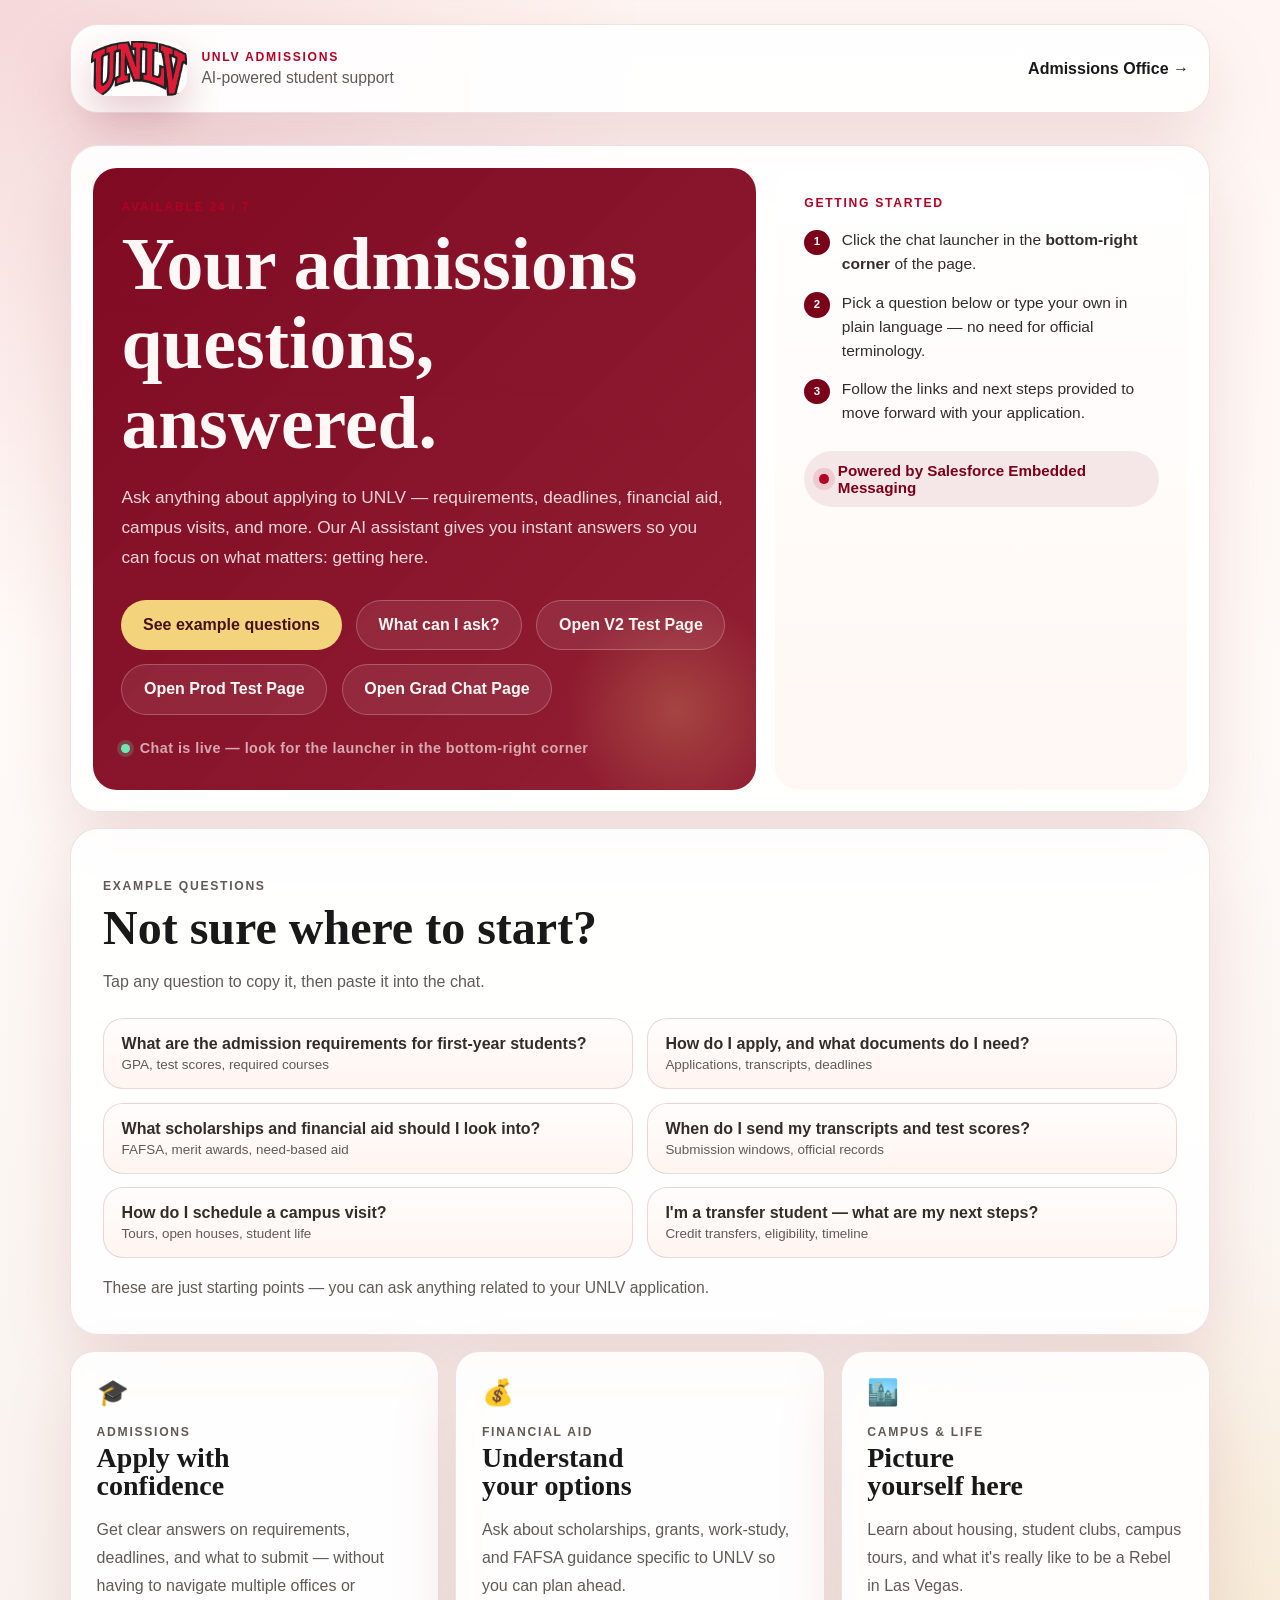
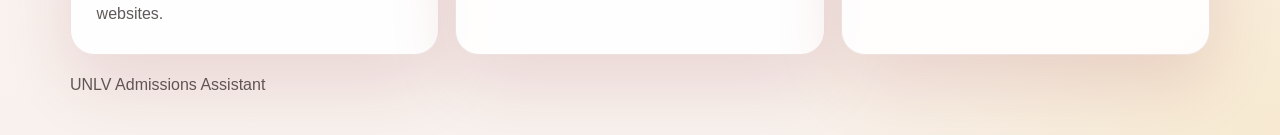
<file: index.html>
<!DOCTYPE html>
<html lang="en">
  <head>
    <meta charset="UTF-8" />
    <meta name="viewport" content="width=device-width, initial-scale=1, minimum-scale=1" />
    <meta name="description" content="Get instant answers about UNLV admissions, financial aid, and campus life from our AI assistant" />
    <title>UNLV Admissions Assistant </title>
    <link rel="stylesheet" href="./styles.css" />
    <style>
      /* Page-specific overrides */
      .hero-copy-block {
        display: flex;
        flex-direction: column;
        justify-content: center;
      }

      h1 {
        font-size: clamp(2.4rem, 6vw, 4.6rem);
        max-width: 18ch;
        line-height: 1.08;
      }

      .availability-row {
        display: flex;
        align-items: center;
        gap: 0.6rem;
        margin-top: 1.6rem;
        font-size: 0.9rem;
        color: rgba(255, 248, 246, 0.65);
        font-weight: 600;
        letter-spacing: 0.03em;
      }

      .avail-dot {
        width: 0.55rem;
        height: 0.55rem;
        border-radius: 50%;
        background: #6ee7b7;
        flex-shrink: 0;
        box-shadow: 0 0 0 4px rgba(110, 231, 183, 0.2);
      }

      /* Steps with icons */
      .step-list {
        list-style: none;
        margin: 1.1rem 0 0;
        padding: 0;
        display: flex;
        flex-direction: column;
        gap: 0.9rem;
      }

      .step-list li {
        display: flex;
        align-items: flex-start;
        gap: 0.75rem;
        color: var(--ink-soft);
        font-size: 0.97rem;
        line-height: 1.55;
      }

      .step-num {
        flex-shrink: 0;
        width: 1.6rem;
        height: 1.6rem;
        border-radius: 50%;
        background: var(--accent);
        color: #fff;
        font-size: 0.72rem;
        font-weight: 800;
        display: flex;
        align-items: center;
        justify-content: center;
        margin-top: 0.1rem;
      }

      /* Topic chips — simple label row */
      .topic-row {
        display: flex;
        flex-wrap: wrap;
        gap: 0.5rem;
        margin-top: 1.3rem;
      }

      .topic-tag {
        padding: 0.35rem 0.85rem;
        border-radius: 999px;
        background: rgba(122, 0, 25, 0.07);
        color: var(--accent);
        font-size: 0.82rem;
        font-weight: 700;
        letter-spacing: 0.02em;
      }

      /* Prompt chips — tighter label style */
      .prompt-chip .chip-sub {
        display: block;
        font-weight: 400;
        font-size: 0.84rem;
        color: var(--muted);
        margin-top: 0.25rem;
      }

      /* Copied feedback */
      .prompt-chip.copied {
        border-color: rgba(122, 0, 25, 0.4);
        background: linear-gradient(180deg, #fff5f1 0%, #ffeae4 100%);
      }

      /* Cards — subtle icon */
      .card-icon {
        font-size: 1.6rem;
        margin-bottom: 0.6rem;
        display: block;
      }

      /* Remove bottom panel */
      .panel.panel-wide { display: none; }
    </style>
  </head>
  <body>
    <div class="page-shell">

      <header class="site-header">
        <div class="brand-lockup">
          <img class="brand-mark" src="./UNLV-Arch-Color.png" alt="UNLV logo" />
          <div>
            <p class="eyebrow">UNLV Admissions</p>
            <p class="brand-copy">AI-powered student support</p>
          </div>
        </div>
        <a class="header-link" href="https://www.unlv.edu/admissions">Admissions Office →</a>
      </header>

      <main>
        <section class="hero">
          <div class="hero-copy-block">
            <p class="hero-kicker">Available 24 / 7</p>
            <h1>Your admissions questions, answered.</h1>
            <p class="hero-copy">
              Ask anything about applying to UNLV — requirements, deadlines,
              financial aid, campus visits, and more. Our AI assistant gives you
              instant answers so you can focus on what matters: getting here.
            </p>
            <div class="actions">
              <a class="button primary" href="#starter-prompts">See example questions</a>
              <a class="button secondary" href="#topics">What can I ask?</a>
              <a class="button secondary" href="./v2/">Open V2 Test Page</a>
              <a class="button secondary" href="./prod/">Open Prod Test Page</a>
              <a class="button secondary" href="./gradchat/">Open Grad Chat Page</a>
            </div>
            <div class="availability-row">
              <span class="avail-dot"></span>
              Chat is live — look for the launcher in the bottom-right corner
            </div>
          </div>

          <aside class="hero-panel">
            <p class="panel-label">Getting started</p>
            <ul class="step-list">
              <li>
                <span class="step-num">1</span>
                <span>Click the chat launcher in the <strong>bottom-right corner</strong> of the page.</span>
              </li>
              <li>
                <span class="step-num">2</span>
                <span>Pick a question below or type your own in plain language — no need for official terminology.</span>
              </li>
              <li>
                <span class="step-num">3</span>
                <span>Follow the links and next steps provided to move forward with your application.</span>
              </li>
            </ul>

            <div class="status-pill" style="margin-top: 1.6rem;">
              <span class="status-dot"></span>
              Powered by Salesforce Embedded Messaging
            </div>
          </aside>
        </section>

        <!-- Starter prompts -->
        <section class="starter-section" id="starter-prompts">
          <div class="section-heading">
            <p class="section-kicker">Example questions</p>
            <h2>Not sure where to start?</h2>
            <p>Tap any question to copy it, then paste it into the chat.</p>
          </div>

          <div class="prompt-grid">
            <button class="prompt-chip" type="button"
              data-prompt="What are the admission requirements for first-year students at UNLV?">
              What are the admission requirements for first-year students?
              <span class="chip-sub">GPA, test scores, required courses</span>
            </button>
            <button class="prompt-chip" type="button"
              data-prompt="How do I apply to UNLV and what documents do I need to submit?">
              How do I apply, and what documents do I need?
              <span class="chip-sub">Applications, transcripts, deadlines</span>
            </button>
            <button class="prompt-chip" type="button"
              data-prompt="What scholarships or financial aid options should I look into first?">
              What scholarships and financial aid should I look into?
              <span class="chip-sub">FAFSA, merit awards, need-based aid</span>
            </button>
            <button class="prompt-chip" type="button"
              data-prompt="When should I send my transcripts and test scores to UNLV?">
              When do I send my transcripts and test scores?
              <span class="chip-sub">Submission windows, official records</span>
            </button>
            <button class="prompt-chip" type="button"
              data-prompt="How can I schedule a campus visit or learn more about student life at UNLV?">
              How do I schedule a campus visit?
              <span class="chip-sub">Tours, open houses, student life</span>
            </button>
            <button class="prompt-chip" type="button"
              data-prompt="I am a transfer student. What steps should I take to apply to UNLV?">
              I'm a transfer student — what are my next steps?
              <span class="chip-sub">Credit transfers, eligibility, timeline</span>
            </button>
          </div>

          <p class="prompt-hint" id="prompt-hint">
            These are just starting points — you can ask anything related to your UNLV application.
          </p>
        </section>

        <!-- Topic cards -->
        <section class="grid" id="topics">
          <article class="card">
            <span class="card-icon">🎓</span>
            <p class="card-kicker">Admissions</p>
            <h2>Apply with confidence</h2>
            <p>
              Get clear answers on requirements, deadlines, and what to submit —
              without having to navigate multiple offices or websites.
            </p>
          </article>
          <article class="card">
            <span class="card-icon">💰</span>
            <p class="card-kicker">Financial Aid</p>
            <h2>Understand your options</h2>
            <p>
              Ask about scholarships, grants, work-study, and FAFSA guidance
              specific to UNLV so you can plan ahead.
            </p>
          </article>
          <article class="card">
            <span class="card-icon">🏙️</span>
            <p class="card-kicker">Campus & Life</p>
            <h2>Picture yourself here</h2>
            <p>
              Learn about housing, student clubs, campus tours, and what it's
              really like to be a Rebel in Las Vegas.
            </p>
          </article>
        </section>

      </main>

      <footer class="footer">
        <span>UNLV Admissions Assistant</span>
        <span id="year"></span>
      </footer>
    </div>

<script type='text/javascript'>
	function initEmbeddedMessaging() {
		try {
			embeddedservice_bootstrap.settings.language = 'en_US';

			// (1) Existing: push host URL into a hidden pre-chat field for the flow
			window.addEventListener("onEmbeddedMessagingReady", () => {
				embeddedservice_bootstrap.prechatAPI.setHiddenPrechatFields({
					"Page_URL": window.location.href
				});
			});

			embeddedservice_bootstrap.init(
				'00DOy00000NPh2v',
				'UNLV_Messaging_Public',
				'https://unlv--devnf2.sandbox.my.site.com/ESWUNLVMessagingPublic1776822254199',
				{
					scrt2URL: 'https://unlv--devnf2.sandbox.my.salesforce-scrt.com'
				}
			);
		} catch (err) {
			console.error('Error loading Embedded Messaging: ', err);
		}
	};
</script>
<script type='text/javascript' src='https://unlv--devnf2.sandbox.my.site.com/ESWUNLVMessagingPublic1776822254199/assets/js/bootstrap.min.js' onload='initEmbeddedMessaging()'></script>
  </body>
</html>
</file>
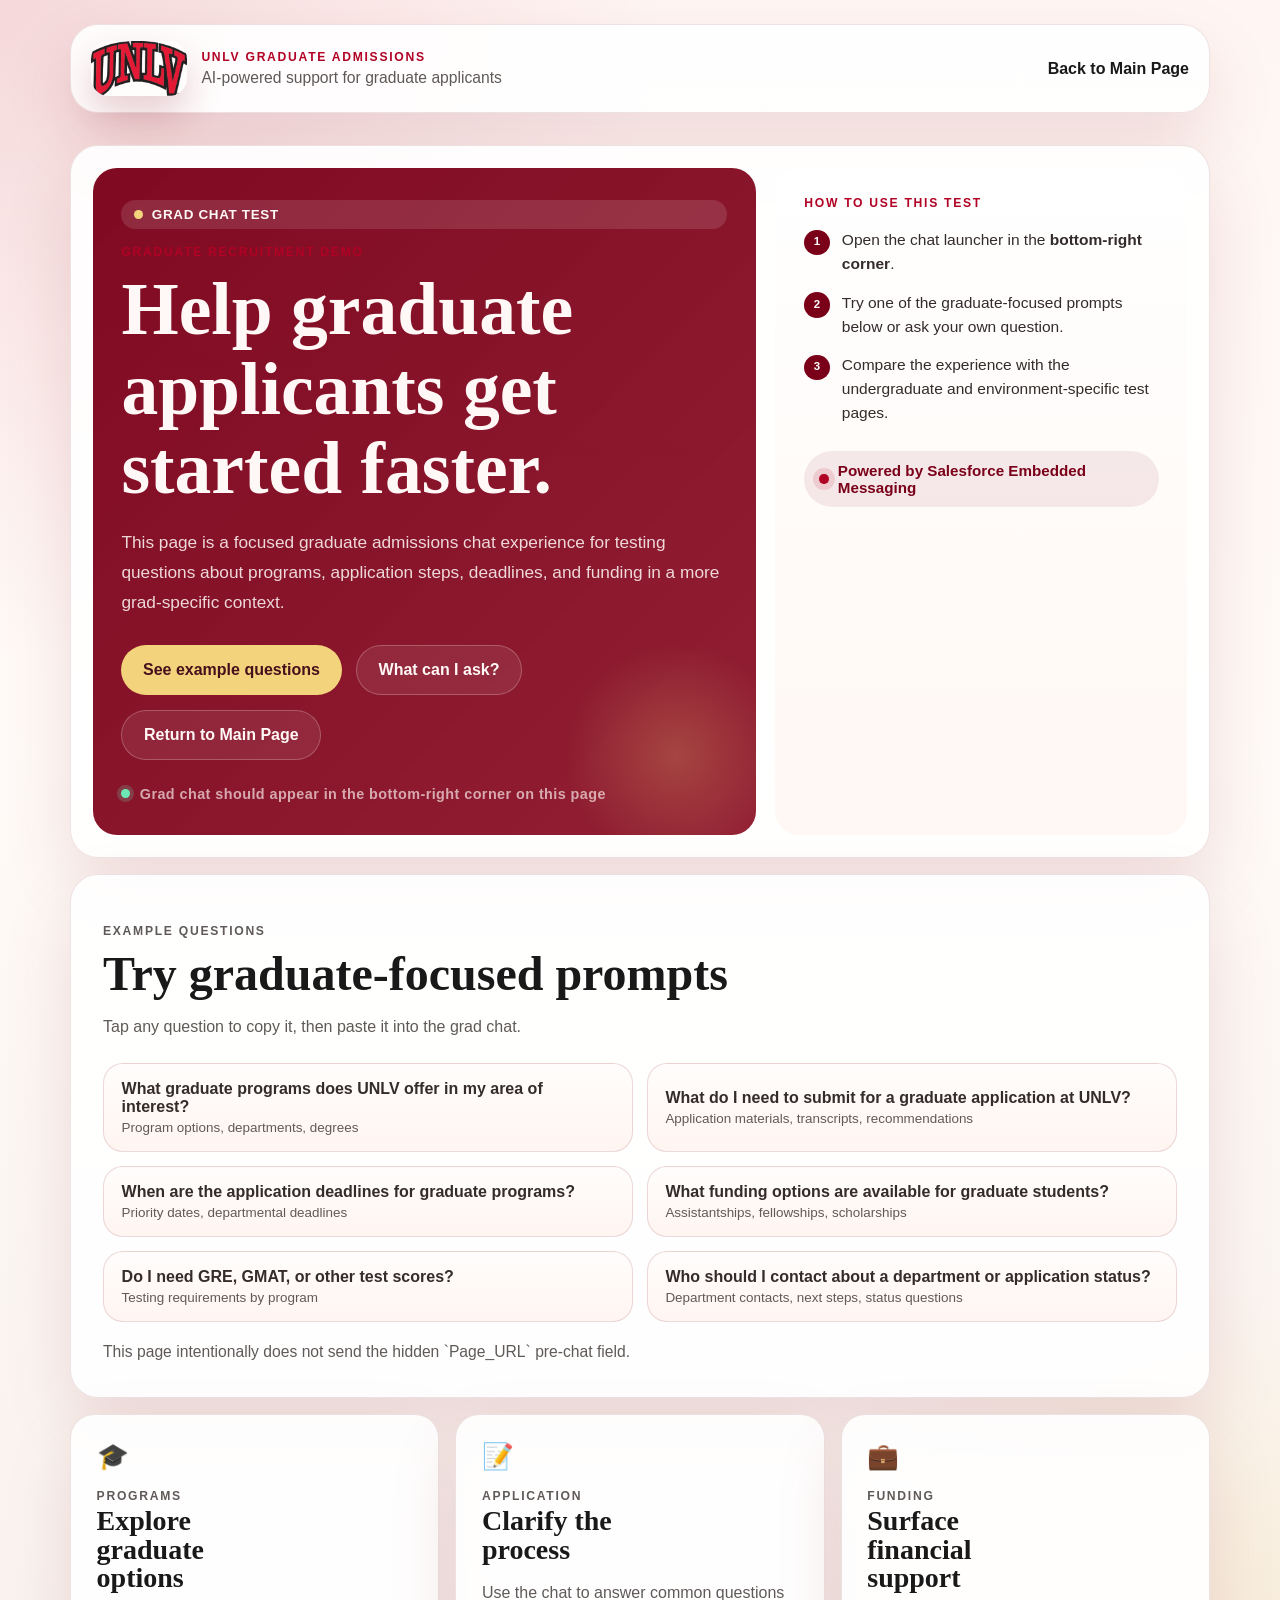
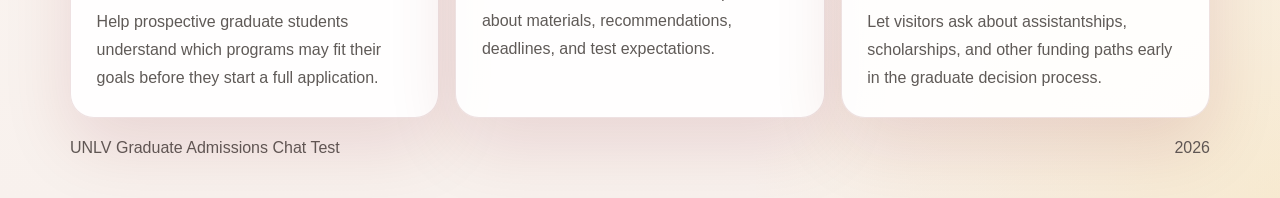
<file: gradchat/index.html>
<!DOCTYPE html>
<html lang="en">
  <head>
    <meta charset="UTF-8" />
    <meta
      name="viewport"
      content="width=device-width, initial-scale=1, minimum-scale=1"
    />
    <meta
      name="description"
      content="UNLV graduate admissions chat test page for Salesforce Embedded Messaging on GitHub Pages."
    />
    <title>UNLV Graduate Admissions Chat</title>
    <link rel="stylesheet" href="../styles.css" />
    <style>
      .hero-copy-block {
        display: flex;
        flex-direction: column;
        justify-content: center;
      }

      h1 {
        font-size: clamp(2.4rem, 6vw, 4.6rem);
        max-width: 16ch;
        line-height: 1.08;
      }

      .availability-row {
        display: flex;
        align-items: center;
        gap: 0.6rem;
        margin-top: 1.6rem;
        font-size: 0.9rem;
        color: rgba(255, 248, 246, 0.65);
        font-weight: 600;
        letter-spacing: 0.03em;
      }

      .avail-dot {
        width: 0.55rem;
        height: 0.55rem;
        border-radius: 50%;
        background: #6ee7b7;
        flex-shrink: 0;
        box-shadow: 0 0 0 4px rgba(110, 231, 183, 0.2);
      }

      .step-list {
        list-style: none;
        margin: 1.1rem 0 0;
        padding: 0;
        display: flex;
        flex-direction: column;
        gap: 0.9rem;
      }

      .step-list li {
        display: flex;
        align-items: flex-start;
        gap: 0.75rem;
        color: var(--ink-soft);
        font-size: 0.97rem;
        line-height: 1.55;
      }

      .step-num {
        flex-shrink: 0;
        width: 1.6rem;
        height: 1.6rem;
        border-radius: 50%;
        background: var(--accent);
        color: #fff;
        font-size: 0.72rem;
        font-weight: 800;
        display: flex;
        align-items: center;
        justify-content: center;
        margin-top: 0.1rem;
      }

      .prompt-chip .chip-sub {
        display: block;
        font-weight: 400;
        font-size: 0.84rem;
        color: var(--muted);
        margin-top: 0.25rem;
      }

      .prompt-chip.copied {
        border-color: rgba(122, 0, 25, 0.4);
        background: linear-gradient(180deg, #fff5f1 0%, #ffeae4 100%);
      }

      .card-icon {
        font-size: 1.6rem;
        margin-bottom: 0.6rem;
        display: block;
      }

      .version-badge {
        display: inline-flex;
        align-items: center;
        gap: 0.55rem;
        padding: 0.45rem 0.8rem;
        border-radius: 999px;
        background: rgba(255, 255, 255, 0.12);
        color: #fff8f6;
        font-size: 0.84rem;
        font-weight: 700;
        letter-spacing: 0.05em;
        text-transform: uppercase;
      }

      .version-badge::before {
        content: "";
        width: 0.55rem;
        height: 0.55rem;
        border-radius: 50%;
        background: var(--gold);
      }
    </style>
  </head>
  <body>
    <div class="page-shell">
      <header class="site-header">
        <div class="brand-lockup">
          <img class="brand-mark" src="../UNLV-Arch-Color.png" alt="UNLV logo" />
          <div>
            <p class="eyebrow">UNLV Graduate Admissions</p>
            <p class="brand-copy">AI-powered support for graduate applicants</p>
          </div>
        </div>
        <a class="header-link" href="../">Back to Main Page</a>
      </header>

      <main>
        <section class="hero">
          <div class="hero-copy-block">
            <span class="version-badge">Grad Chat Test</span>
            <p class="hero-kicker" style="margin-top: 1rem;">Graduate recruitment demo</p>
            <h1>Help graduate applicants get started faster.</h1>
            <p class="hero-copy">
              This page is a focused graduate admissions chat experience for
              testing questions about programs, application steps, deadlines,
              and funding in a more grad-specific context.
            </p>
            <div class="actions">
              <a class="button primary" href="#starter-prompts">See example questions</a>
              <a class="button secondary" href="#topics">What can I ask?</a>
              <a class="button secondary" href="../">Return to Main Page</a>
            </div>
            <div class="availability-row">
              <span class="avail-dot"></span>
              Grad chat should appear in the bottom-right corner on this page
            </div>
          </div>

          <aside class="hero-panel">
            <p class="panel-label">How to use this test</p>
            <ul class="step-list">
              <li>
                <span class="step-num">1</span>
                <span>Open the chat launcher in the <strong>bottom-right corner</strong>.</span>
              </li>
              <li>
                <span class="step-num">2</span>
                <span>Try one of the graduate-focused prompts below or ask your own question.</span>
              </li>
              <li>
                <span class="step-num">3</span>
                <span>Compare the experience with the undergraduate and environment-specific test pages.</span>
              </li>
            </ul>

            <div class="status-pill" style="margin-top: 1.6rem;">
              <span class="status-dot"></span>
              Powered by Salesforce Embedded Messaging
            </div>
          </aside>
        </section>

        <section class="starter-section" id="starter-prompts">
          <div class="section-heading">
            <p class="section-kicker">Example questions</p>
            <h2>Try graduate-focused prompts</h2>
            <p>Tap any question to copy it, then paste it into the grad chat.</p>
          </div>

          <div class="prompt-grid">
            <button class="prompt-chip" type="button"
              data-prompt="What graduate programs does UNLV offer in my area of interest?">
              What graduate programs does UNLV offer in my area of interest?
              <span class="chip-sub">Program options, departments, degrees</span>
            </button>
            <button class="prompt-chip" type="button"
              data-prompt="What do I need to submit for a graduate application at UNLV?">
              What do I need to submit for a graduate application at UNLV?
              <span class="chip-sub">Application materials, transcripts, recommendations</span>
            </button>
            <button class="prompt-chip" type="button"
              data-prompt="When are the application deadlines for graduate programs at UNLV?">
              When are the application deadlines for graduate programs?
              <span class="chip-sub">Priority dates, departmental deadlines</span>
            </button>
            <button class="prompt-chip" type="button"
              data-prompt="Are assistantships, scholarships, or other funding options available for graduate students?">
              What funding options are available for graduate students?
              <span class="chip-sub">Assistantships, fellowships, scholarships</span>
            </button>
            <button class="prompt-chip" type="button"
              data-prompt="Do I need GRE, GMAT, or other test scores for the graduate program I want?">
              Do I need GRE, GMAT, or other test scores?
              <span class="chip-sub">Testing requirements by program</span>
            </button>
            <button class="prompt-chip" type="button"
              data-prompt="Who should I contact if I have questions about a specific graduate department or application status?">
              Who should I contact about a department or application status?
              <span class="chip-sub">Department contacts, next steps, status questions</span>
            </button>
          </div>

          <p class="prompt-hint" id="prompt-hint">
            This page intentionally does not send the hidden `Page_URL` pre-chat field.
          </p>
        </section>

        <section class="grid" id="topics">
          <article class="card">
            <span class="card-icon">🎓</span>
            <p class="card-kicker">Programs</p>
            <h2>Explore graduate options</h2>
            <p>
              Help prospective graduate students understand which programs may
              fit their goals before they start a full application.
            </p>
          </article>
          <article class="card">
            <span class="card-icon">📝</span>
            <p class="card-kicker">Application</p>
            <h2>Clarify the process</h2>
            <p>
              Use the chat to answer common questions about materials,
              recommendations, deadlines, and test expectations.
            </p>
          </article>
          <article class="card">
            <span class="card-icon">💼</span>
            <p class="card-kicker">Funding</p>
            <h2>Surface financial support</h2>
            <p>
              Let visitors ask about assistantships, scholarships, and other
              funding paths early in the graduate decision process.
            </p>
          </article>
        </section>
      </main>

      <footer class="footer">
        <span>UNLV Graduate Admissions Chat Test</span>
        <span id="year"></span>
      </footer>
    </div>

    <script src="../script.js"></script>

    <script type="text/javascript">
      function initEmbeddedMessaging() {
        try {
          embeddedservice_bootstrap.settings.language = "en_US";

          embeddedservice_bootstrap.init(
            "00Dct000005mou5",
            "Grad_Chat_Test",
            "https://unlventerprise--devjd.sandbox.my.site.com/ESWGradChatTest1788464226723",
            {
              scrt2URL: "https://unlventerprise--devjd.sandbox.my.salesforce-scrt.com"
            }
          );
        } catch (err) {
          console.error("Error loading Embedded Messaging: ", err);
        }
      }
    </script>
    <script
      type="text/javascript"
      src="https://unlventerprise--devjd.sandbox.my.site.com/ESWGradChatTest1788464226723/assets/js/bootstrap.min.js"
      onload="initEmbeddedMessaging()"
    ></script>
  </body>
</html>
</file>
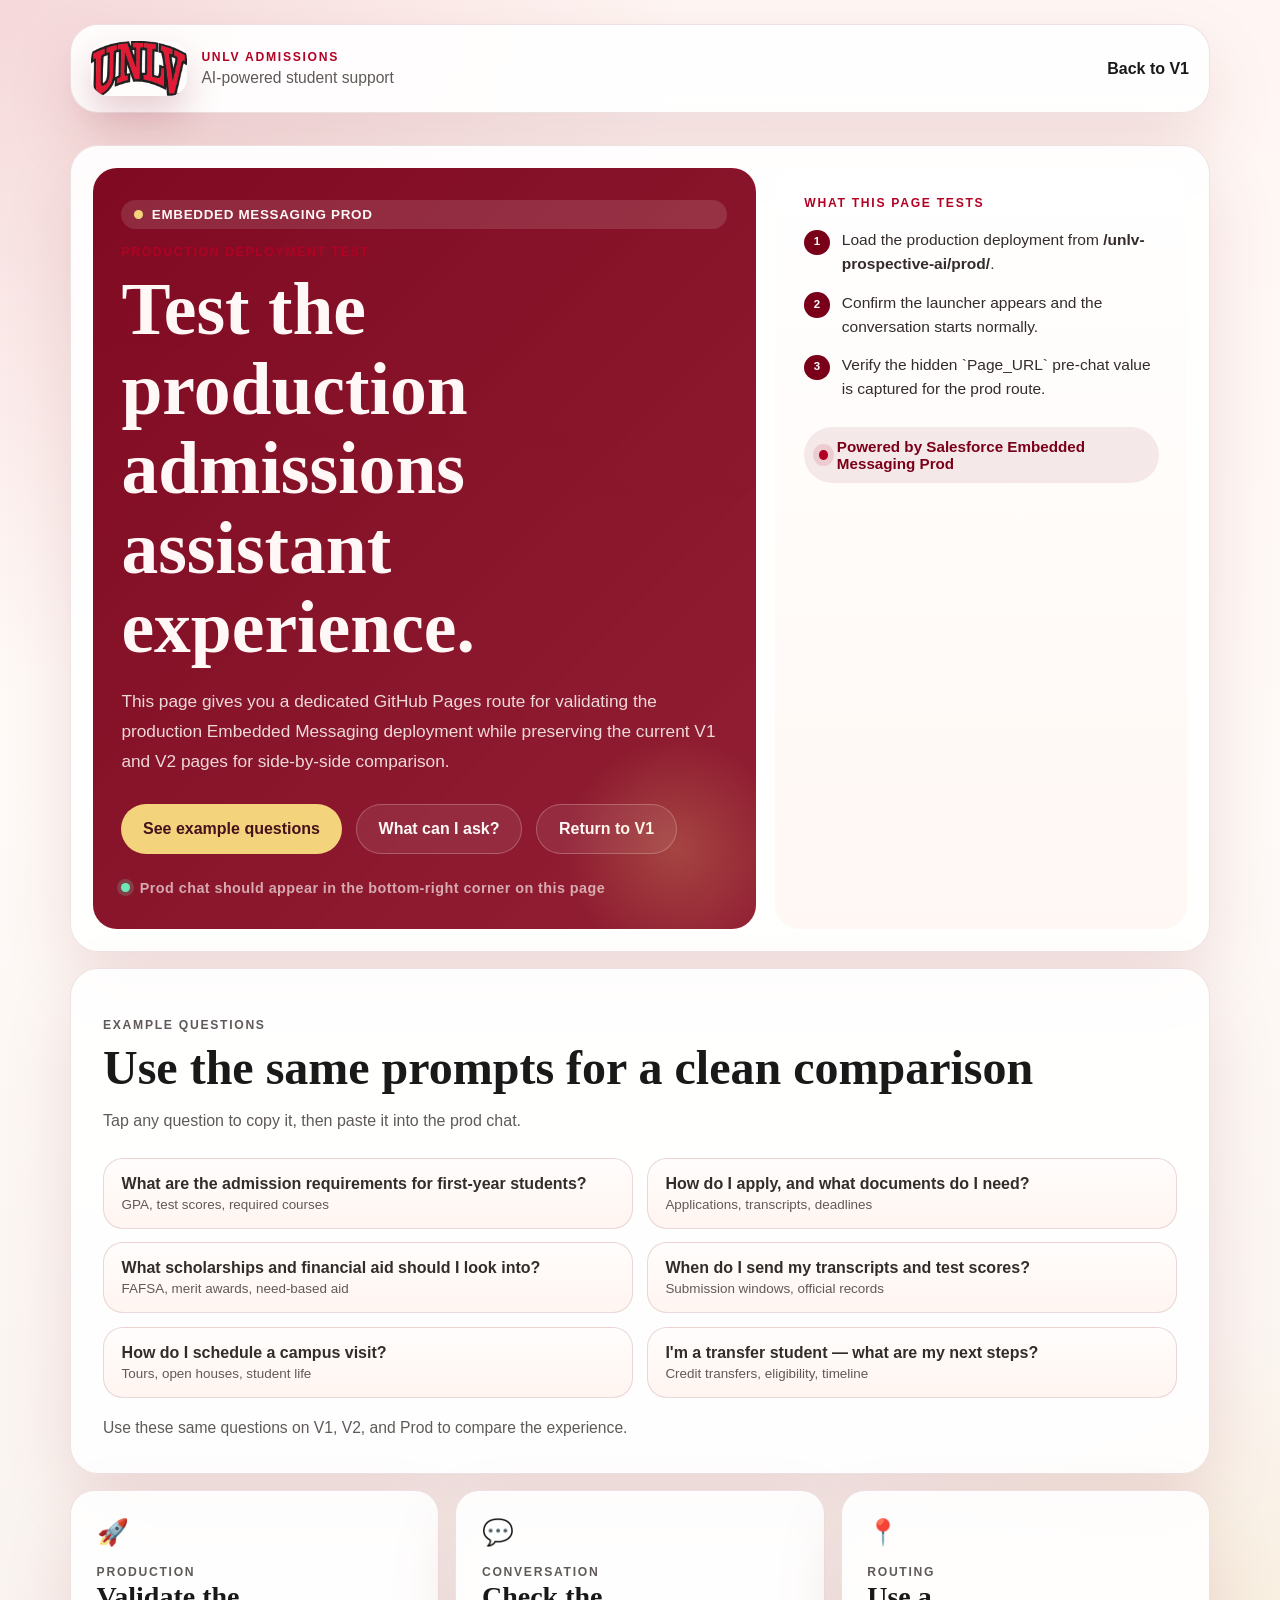
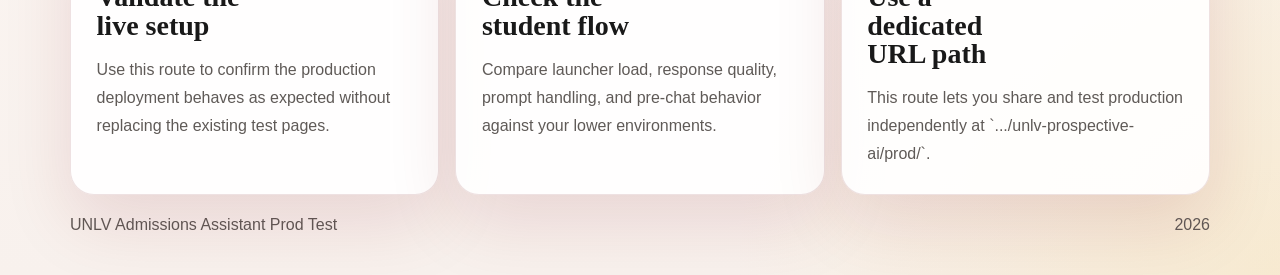
<file: prod/index.html>
<!DOCTYPE html>
<html lang="en">
  <head>
    <meta charset="UTF-8" />
    <meta
      name="viewport"
      content="width=device-width, initial-scale=1, minimum-scale=1"
    />
    <meta
      name="description"
      content="UNLV Admissions Assistant production test page for Salesforce Embedded Messaging on GitHub Pages."
    />
    <title>UNLV Admissions Assistant Prod</title>
    <link rel="stylesheet" href="../styles.css" />
    <style>
      .hero-copy-block {
        display: flex;
        flex-direction: column;
        justify-content: center;
      }

      h1 {
        font-size: clamp(2.4rem, 6vw, 4.6rem);
        max-width: 18ch;
        line-height: 1.08;
      }

      .availability-row {
        display: flex;
        align-items: center;
        gap: 0.6rem;
        margin-top: 1.6rem;
        font-size: 0.9rem;
        color: rgba(255, 248, 246, 0.65);
        font-weight: 600;
        letter-spacing: 0.03em;
      }

      .avail-dot {
        width: 0.55rem;
        height: 0.55rem;
        border-radius: 50%;
        background: #6ee7b7;
        flex-shrink: 0;
        box-shadow: 0 0 0 4px rgba(110, 231, 183, 0.2);
      }

      .step-list {
        list-style: none;
        margin: 1.1rem 0 0;
        padding: 0;
        display: flex;
        flex-direction: column;
        gap: 0.9rem;
      }

      .step-list li {
        display: flex;
        align-items: flex-start;
        gap: 0.75rem;
        color: var(--ink-soft);
        font-size: 0.97rem;
        line-height: 1.55;
      }

      .step-num {
        flex-shrink: 0;
        width: 1.6rem;
        height: 1.6rem;
        border-radius: 50%;
        background: var(--accent);
        color: #fff;
        font-size: 0.72rem;
        font-weight: 800;
        display: flex;
        align-items: center;
        justify-content: center;
        margin-top: 0.1rem;
      }

      .prompt-chip .chip-sub {
        display: block;
        font-weight: 400;
        font-size: 0.84rem;
        color: var(--muted);
        margin-top: 0.25rem;
      }

      .prompt-chip.copied {
        border-color: rgba(122, 0, 25, 0.4);
        background: linear-gradient(180deg, #fff5f1 0%, #ffeae4 100%);
      }

      .card-icon {
        font-size: 1.6rem;
        margin-bottom: 0.6rem;
        display: block;
      }

      .version-badge {
        display: inline-flex;
        align-items: center;
        gap: 0.55rem;
        padding: 0.45rem 0.8rem;
        border-radius: 999px;
        background: rgba(255, 255, 255, 0.12);
        color: #fff8f6;
        font-size: 0.84rem;
        font-weight: 700;
        letter-spacing: 0.05em;
        text-transform: uppercase;
      }

      .version-badge::before {
        content: "";
        width: 0.55rem;
        height: 0.55rem;
        border-radius: 50%;
        background: var(--gold);
      }
    </style>
  </head>
  <body>
    <div class="page-shell">
      <header class="site-header">
        <div class="brand-lockup">
          <img class="brand-mark" src="../UNLV-Arch-Color.png" alt="UNLV logo" />
          <div>
            <p class="eyebrow">UNLV Admissions</p>
            <p class="brand-copy">AI-powered student support</p>
          </div>
        </div>
        <a class="header-link" href="../">Back to V1</a>
      </header>

      <main>
        <section class="hero">
          <div class="hero-copy-block">
            <span class="version-badge">Embedded Messaging Prod</span>
            <p class="hero-kicker" style="margin-top: 1rem;">Production deployment test</p>
            <h1>Test the production admissions assistant experience.</h1>
            <p class="hero-copy">
              This page gives you a dedicated GitHub Pages route for validating
              the production Embedded Messaging deployment while preserving the
              current V1 and V2 pages for side-by-side comparison.
            </p>
            <div class="actions">
              <a class="button primary" href="#starter-prompts">See example questions</a>
              <a class="button secondary" href="#topics">What can I ask?</a>
              <a class="button secondary" href="../">Return to V1</a>
            </div>
            <div class="availability-row">
              <span class="avail-dot"></span>
              Prod chat should appear in the bottom-right corner on this page
            </div>
          </div>

          <aside class="hero-panel">
            <p class="panel-label">What this page tests</p>
            <ul class="step-list">
              <li>
                <span class="step-num">1</span>
                <span>Load the production deployment from <strong>/unlv-prospective-ai/prod/</strong>.</span>
              </li>
              <li>
                <span class="step-num">2</span>
                <span>Confirm the launcher appears and the conversation starts normally.</span>
              </li>
              <li>
                <span class="step-num">3</span>
                <span>Verify the hidden `Page_URL` pre-chat value is captured for the prod route.</span>
              </li>
            </ul>

            <div class="status-pill" style="margin-top: 1.6rem;">
              <span class="status-dot"></span>
              Powered by Salesforce Embedded Messaging Prod
            </div>
          </aside>
        </section>

        <section class="starter-section" id="starter-prompts">
          <div class="section-heading">
            <p class="section-kicker">Example questions</p>
            <h2>Use the same prompts for a clean comparison</h2>
            <p>Tap any question to copy it, then paste it into the prod chat.</p>
          </div>

          <div class="prompt-grid">
            <button class="prompt-chip" type="button"
              data-prompt="What are the admission requirements for first-year students at UNLV?">
              What are the admission requirements for first-year students?
              <span class="chip-sub">GPA, test scores, required courses</span>
            </button>
            <button class="prompt-chip" type="button"
              data-prompt="How do I apply to UNLV and what documents do I need to submit?">
              How do I apply, and what documents do I need?
              <span class="chip-sub">Applications, transcripts, deadlines</span>
            </button>
            <button class="prompt-chip" type="button"
              data-prompt="What scholarships or financial aid options should I look into first?">
              What scholarships and financial aid should I look into?
              <span class="chip-sub">FAFSA, merit awards, need-based aid</span>
            </button>
            <button class="prompt-chip" type="button"
              data-prompt="When should I send my transcripts and test scores to UNLV?">
              When do I send my transcripts and test scores?
              <span class="chip-sub">Submission windows, official records</span>
            </button>
            <button class="prompt-chip" type="button"
              data-prompt="How can I schedule a campus visit or learn more about student life at UNLV?">
              How do I schedule a campus visit?
              <span class="chip-sub">Tours, open houses, student life</span>
            </button>
            <button class="prompt-chip" type="button"
              data-prompt="I am a transfer student. What steps should I take to apply to UNLV?">
              I'm a transfer student — what are my next steps?
              <span class="chip-sub">Credit transfers, eligibility, timeline</span>
            </button>
          </div>

          <p class="prompt-hint" id="prompt-hint">
            Use these same questions on V1, V2, and Prod to compare the experience.
          </p>
        </section>

        <section class="grid" id="topics">
          <article class="card">
            <span class="card-icon">🚀</span>
            <p class="card-kicker">Production</p>
            <h2>Validate the live setup</h2>
            <p>
              Use this route to confirm the production deployment behaves as
              expected without replacing the existing test pages.
            </p>
          </article>
          <article class="card">
            <span class="card-icon">💬</span>
            <p class="card-kicker">Conversation</p>
            <h2>Check the student flow</h2>
            <p>
              Compare launcher load, response quality, prompt handling, and
              pre-chat behavior against your lower environments.
            </p>
          </article>
          <article class="card">
            <span class="card-icon">📍</span>
            <p class="card-kicker">Routing</p>
            <h2>Use a dedicated URL path</h2>
            <p>
              This route lets you share and test production independently at
              `.../unlv-prospective-ai/prod/`.
            </p>
          </article>
        </section>
      </main>

      <footer class="footer">
        <span>UNLV Admissions Assistant Prod Test</span>
        <span id="year"></span>
      </footer>
    </div>

    <script src="../script.js"></script>

    <script type="text/javascript">
      function initEmbeddedMessaging() {
        try {
          embeddedservice_bootstrap.settings.language = "en_US";

          window.addEventListener("onEmbeddedMessagingReady", () => {
            embeddedservice_bootstrap.prechatAPI.setHiddenPrechatFields({
              Page_URL: window.location.href
            });
          });

          embeddedservice_bootstrap.init(
            "00Di0000000Hf66",
            "UNLV_Messaging_Public_Test_1",
            "https://unlv.my.site.com/ESWUNLVMessagingPublic1786990421058",
            {
              scrt2URL: "https://unlv.my.salesforce-scrt.com"
            }
          );
        } catch (err) {
          console.error("Error loading Embedded Messaging: ", err);
        }
      }
    </script>
    <script
      type="text/javascript"
      src="https://unlv.my.site.com/ESWUNLVMessagingPublic1786990421058/assets/js/bootstrap.min.js"
      onload="initEmbeddedMessaging()"
    ></script>
  </body>
</html>
</file>
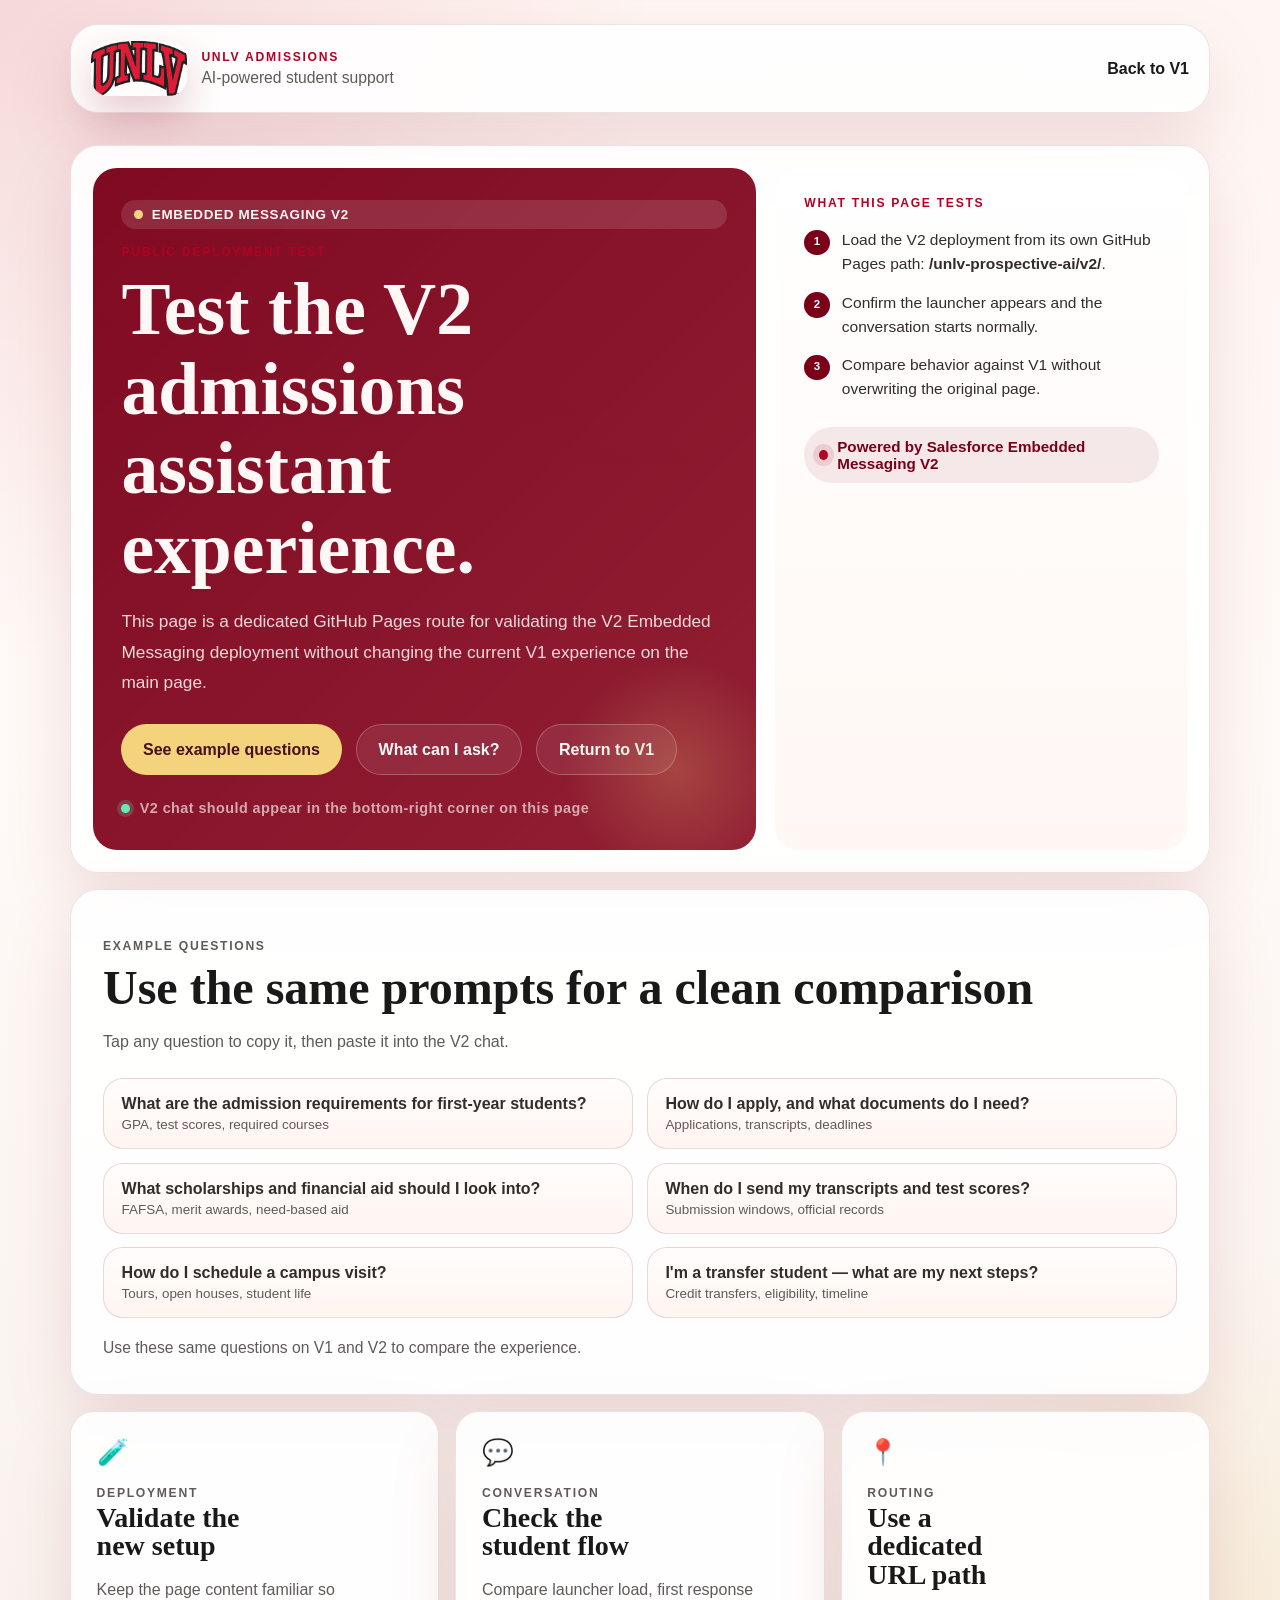
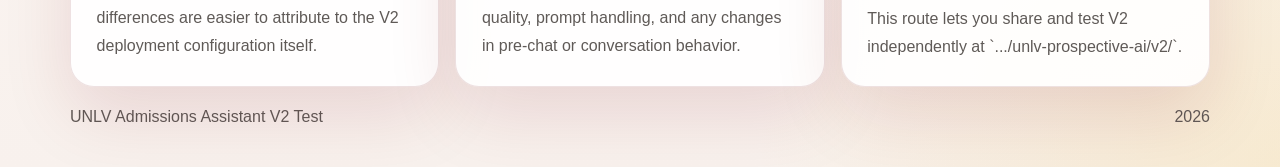
<file: v2/index.html>
<!DOCTYPE html>
<html lang="en">
  <head>
    <meta charset="UTF-8" />
    <meta
      name="viewport"
      content="width=device-width, initial-scale=1, minimum-scale=1"
    />
    <meta
      name="description"
      content="UNLV Admissions Assistant V2 test page for Salesforce Embedded Messaging on GitHub Pages."
    />
    <title>UNLV Admissions Assistant V2</title>
    <link rel="stylesheet" href="../styles.css" />
    <style>
      .hero-copy-block {
        display: flex;
        flex-direction: column;
        justify-content: center;
      }

      h1 {
        font-size: clamp(2.4rem, 6vw, 4.6rem);
        max-width: 18ch;
        line-height: 1.08;
      }

      .availability-row {
        display: flex;
        align-items: center;
        gap: 0.6rem;
        margin-top: 1.6rem;
        font-size: 0.9rem;
        color: rgba(255, 248, 246, 0.65);
        font-weight: 600;
        letter-spacing: 0.03em;
      }

      .avail-dot {
        width: 0.55rem;
        height: 0.55rem;
        border-radius: 50%;
        background: #6ee7b7;
        flex-shrink: 0;
        box-shadow: 0 0 0 4px rgba(110, 231, 183, 0.2);
      }

      .step-list {
        list-style: none;
        margin: 1.1rem 0 0;
        padding: 0;
        display: flex;
        flex-direction: column;
        gap: 0.9rem;
      }

      .step-list li {
        display: flex;
        align-items: flex-start;
        gap: 0.75rem;
        color: var(--ink-soft);
        font-size: 0.97rem;
        line-height: 1.55;
      }

      .step-num {
        flex-shrink: 0;
        width: 1.6rem;
        height: 1.6rem;
        border-radius: 50%;
        background: var(--accent);
        color: #fff;
        font-size: 0.72rem;
        font-weight: 800;
        display: flex;
        align-items: center;
        justify-content: center;
        margin-top: 0.1rem;
      }

      .topic-row {
        display: flex;
        flex-wrap: wrap;
        gap: 0.5rem;
        margin-top: 1.3rem;
      }

      .topic-tag {
        padding: 0.35rem 0.85rem;
        border-radius: 999px;
        background: rgba(122, 0, 25, 0.07);
        color: var(--accent);
        font-size: 0.82rem;
        font-weight: 700;
        letter-spacing: 0.02em;
      }

      .prompt-chip .chip-sub {
        display: block;
        font-weight: 400;
        font-size: 0.84rem;
        color: var(--muted);
        margin-top: 0.25rem;
      }

      .prompt-chip.copied {
        border-color: rgba(122, 0, 25, 0.4);
        background: linear-gradient(180deg, #fff5f1 0%, #ffeae4 100%);
      }

      .card-icon {
        font-size: 1.6rem;
        margin-bottom: 0.6rem;
        display: block;
      }

      .panel.panel-wide {
        display: none;
      }

      .version-badge {
        display: inline-flex;
        align-items: center;
        gap: 0.55rem;
        padding: 0.45rem 0.8rem;
        border-radius: 999px;
        background: rgba(255, 255, 255, 0.12);
        color: #fff8f6;
        font-size: 0.84rem;
        font-weight: 700;
        letter-spacing: 0.05em;
        text-transform: uppercase;
      }

      .version-badge::before {
        content: "";
        width: 0.55rem;
        height: 0.55rem;
        border-radius: 50%;
        background: var(--gold);
      }
    </style>
  </head>
  <body>
    <div class="page-shell">
      <header class="site-header">
        <div class="brand-lockup">
          <img class="brand-mark" src="../UNLV-Arch-Color.png" alt="UNLV logo" />
          <div>
            <p class="eyebrow">UNLV Admissions</p>
            <p class="brand-copy">AI-powered student support</p>
          </div>
        </div>
        <a class="header-link" href="../">Back to V1</a>
      </header>

      <main>
        <section class="hero">
          <div class="hero-copy-block">
            <span class="version-badge">Embedded Messaging V2</span>
            <p class="hero-kicker" style="margin-top: 1rem;">Public deployment test</p>
            <h1>Test the V2 admissions assistant experience.</h1>
            <p class="hero-copy">
              This page is a dedicated GitHub Pages route for validating the V2
              Embedded Messaging deployment without changing the current V1
              experience on the main page.
            </p>
            <div class="actions">
              <a class="button primary" href="#starter-prompts">See example questions</a>
              <a class="button secondary" href="#topics">What can I ask?</a>
              <a class="button secondary" href="../">Return to V1</a>
            </div>
            <div class="availability-row">
              <span class="avail-dot"></span>
              V2 chat should appear in the bottom-right corner on this page
            </div>
          </div>

          <aside class="hero-panel">
            <p class="panel-label">What this page tests</p>
            <ul class="step-list">
              <li>
                <span class="step-num">1</span>
                <span>Load the V2 deployment from its own GitHub Pages path: <strong>/unlv-prospective-ai/v2/</strong>.</span>
              </li>
              <li>
                <span class="step-num">2</span>
                <span>Confirm the launcher appears and the conversation starts normally.</span>
              </li>
              <li>
                <span class="step-num">3</span>
                <span>Compare behavior against V1 without overwriting the original page.</span>
              </li>
            </ul>

            <div class="status-pill" style="margin-top: 1.6rem;">
              <span class="status-dot"></span>
              Powered by Salesforce Embedded Messaging V2
            </div>
          </aside>
        </section>

        <section class="starter-section" id="starter-prompts">
          <div class="section-heading">
            <p class="section-kicker">Example questions</p>
            <h2>Use the same prompts for a clean comparison</h2>
            <p>Tap any question to copy it, then paste it into the V2 chat.</p>
          </div>

          <div class="prompt-grid">
            <button class="prompt-chip" type="button"
              data-prompt="What are the admission requirements for first-year students at UNLV?">
              What are the admission requirements for first-year students?
              <span class="chip-sub">GPA, test scores, required courses</span>
            </button>
            <button class="prompt-chip" type="button"
              data-prompt="How do I apply to UNLV and what documents do I need to submit?">
              How do I apply, and what documents do I need?
              <span class="chip-sub">Applications, transcripts, deadlines</span>
            </button>
            <button class="prompt-chip" type="button"
              data-prompt="What scholarships or financial aid options should I look into first?">
              What scholarships and financial aid should I look into?
              <span class="chip-sub">FAFSA, merit awards, need-based aid</span>
            </button>
            <button class="prompt-chip" type="button"
              data-prompt="When should I send my transcripts and test scores to UNLV?">
              When do I send my transcripts and test scores?
              <span class="chip-sub">Submission windows, official records</span>
            </button>
            <button class="prompt-chip" type="button"
              data-prompt="How can I schedule a campus visit or learn more about student life at UNLV?">
              How do I schedule a campus visit?
              <span class="chip-sub">Tours, open houses, student life</span>
            </button>
            <button class="prompt-chip" type="button"
              data-prompt="I am a transfer student. What steps should I take to apply to UNLV?">
              I'm a transfer student — what are my next steps?
              <span class="chip-sub">Credit transfers, eligibility, timeline</span>
            </button>
          </div>

          <p class="prompt-hint" id="prompt-hint">
            Use these same questions on V1 and V2 to compare the experience.
          </p>
        </section>

        <section class="grid" id="topics">
          <article class="card">
            <span class="card-icon">🧪</span>
            <p class="card-kicker">Deployment</p>
            <h2>Validate the new setup</h2>
            <p>
              Keep the page content familiar so differences are easier to
              attribute to the V2 deployment configuration itself.
            </p>
          </article>
          <article class="card">
            <span class="card-icon">💬</span>
            <p class="card-kicker">Conversation</p>
            <h2>Check the student flow</h2>
            <p>
              Compare launcher load, first response quality, prompt handling,
              and any changes in pre-chat or conversation behavior.
            </p>
          </article>
          <article class="card">
            <span class="card-icon">📍</span>
            <p class="card-kicker">Routing</p>
            <h2>Use a dedicated URL path</h2>
            <p>
              This route lets you share and test V2 independently at
              `.../unlv-prospective-ai/v2/`.
            </p>
          </article>
        </section>
      </main>

      <footer class="footer">
        <span>UNLV Admissions Assistant V2 Test</span>
        <span id="year"></span>
      </footer>
    </div>

    <script src="../script.js"></script>

    <script type="text/javascript">
      function initEmbeddedMessaging() {
        try {
          embeddedservice_bootstrap.settings.language = "en_US";

          window.addEventListener("onEmbeddedMessagingReady", () => {
            embeddedservice_bootstrap.prechatAPI.setHiddenPrechatFields({
              Page_URL: window.location.href
            });
          });

          embeddedservice_bootstrap.init(
            "00DOy00000NPh2v",
            "UNLV_Messaging_Public_V2",
            "https://unlv--devnf2.sandbox.my.site.com/ESWUNLVMessagingPublic1786573619377",
            {
              scrt2URL: "https://unlv--devnf2.sandbox.my.salesforce-scrt.com"
            }
          );
        } catch (err) {
          console.error("Error loading Embedded Messaging: ", err);
        }
      }
    </script>
    <script
      type="text/javascript"
      src="https://unlv--devnf2.sandbox.my.site.com/ESWUNLVMessagingPublic1786573619377/assets/js/bootstrap.min.js"
      onload="initEmbeddedMessaging()"
    ></script>
  </body>
</html>
</file>
<file: styles.css>
:root {
  --bg: #fff8f6;
  --surface: rgba(255, 255, 255, 0.9);
  --surface-strong: #ffffff;
  --text: #191919;
  --muted: #5f5a57;
  --line: rgba(115, 17, 30, 0.12);
  --accent: #7a0019;
  --accent-bright: #b10225;
  --ink-soft: #332c2a;
  --gold: #f3d37b;
  --shadow: 0 28px 70px rgba(122, 0, 25, 0.12);
}

* {
  box-sizing: border-box;
}

html {
  scroll-behavior: smooth;
}

body {
  margin: 0;
  min-height: 100vh;
  font-family: "Avenir Next", "Segoe UI", sans-serif;
  color: var(--text);
  background:
    radial-gradient(circle at top left, rgba(177, 2, 37, 0.12), transparent 30%),
    radial-gradient(circle at bottom right, rgba(243, 211, 123, 0.25), transparent 24%),
    linear-gradient(180deg, #fff6f3 0%, #fffaf7 42%, #f8f1ed 100%);
}

.page-shell {
  width: min(1140px, calc(100% - 2rem));
  margin: 0 auto;
  padding: 1.5rem 0 2rem;
}

.site-header,
.hero,
.starter-section,
.card,
.panel {
  background: var(--surface);
  border: 1px solid var(--line);
  box-shadow: var(--shadow);
}

.site-header,
.hero,
.starter-section,
.panel {
  border-radius: 28px;
}

.site-header {
  display: flex;
  align-items: center;
  justify-content: space-between;
  gap: 1rem;
  padding: 1rem 1.25rem;
}

.brand-lockup {
  display: flex;
  align-items: center;
  gap: 0.9rem;
}

.brand-mark {
  width: 6em;
  border-radius: 18px;
  box-shadow: 0 18px 36px rgba(122, 0, 25, 0.18);
}

.eyebrow,
.hero-kicker,
.section-kicker,
.panel-label,
.card-kicker {
  margin: 0;
  text-transform: uppercase;
  letter-spacing: 0.14em;
  font-size: 0.76rem;
  font-weight: 800;
  color: var(--accent-bright);
}

.brand-copy {
  margin: 0.35rem 0 0;
  color: var(--muted);
  font-size: 0.98rem;
}

.header-link {
  color: var(--text);
  text-decoration: none;
  font-weight: 700;
}

.hero {
  display: grid;
  grid-template-columns: minmax(0, 1.45fr) minmax(280px, 0.9fr);
  gap: 1.2rem;
  margin-top: 1rem;
  padding: 1.35rem;
}

.hero-copy-block,
.hero-panel,
.starter-section,
.card,
.panel {
  position: relative;
  overflow: hidden;
}

.hero-copy-block {
  padding: 2rem 1.8rem 2.1rem;
  border-radius: 24px;
  background:
    linear-gradient(135deg, rgba(122, 0, 25, 0.96), rgba(137, 14, 36, 0.93)),
    linear-gradient(180deg, rgba(255, 255, 255, 0.06), transparent);
  color: #fff8f6;
}

.hero-copy-block::after {
  content: "";
  position: absolute;
  right: -3rem;
  bottom: -3rem;
  width: 16rem;
  height: 16rem;
  border-radius: 50%;
  background: radial-gradient(circle, rgba(243, 211, 123, 0.22), transparent 62%);
}

h1,
h2 {
  margin: 0;
  line-height: 1.02;
  font-family: Baskerville, Georgia, serif;
}

h1 {
  margin-top: 0.7rem;
  font-size: clamp(3rem, 8vw, 5.75rem);
  max-width: 10ch;
}

.hero-copy {
  max-width: 38rem;
  margin: 1.15rem 0 0;
  font-size: 1.08rem;
  line-height: 1.75;
  color: rgba(255, 248, 246, 0.86);
}

.actions {
  display: flex;
  flex-wrap: wrap;
  gap: 0.9rem;
  margin-top: 1.7rem;
}

.button {
  display: inline-flex;
  align-items: center;
  justify-content: center;
  min-height: 48px;
  padding: 0.95rem 1.35rem;
  border-radius: 999px;
  text-decoration: none;
  font-weight: 800;
  transition:
    transform 180ms ease,
    background-color 180ms ease,
    color 180ms ease,
    border-color 180ms ease;
}

.button:hover,
.prompt-chip:hover {
  transform: translateY(-2px);
}

.button.primary {
  background: var(--gold);
  color: #46111c;
}

.button.secondary {
  color: #fff8f6;
  border: 1px solid rgba(255, 248, 246, 0.24);
  background: rgba(255, 255, 255, 0.08);
}

.hero-note {
  margin: 1rem 0 0;
  max-width: 30rem;
  font-size: 0.98rem;
  line-height: 1.7;
  color: rgba(255, 248, 246, 0.76);
}

.hero-panel {
  padding: 1.8rem;
  border-radius: 24px;
  background:
    linear-gradient(180deg, rgba(255, 255, 255, 0.96), rgba(255, 247, 243, 0.96));
}

.steps {
  margin: 1rem 0 0;
  padding-left: 1.2rem;
  color: var(--ink-soft);
  line-height: 1.8;
}

.status-pill {
  display: inline-flex;
  align-items: center;
  gap: 0.55rem;
  margin-top: 1.4rem;
  padding: 0.7rem 0.95rem;
  border-radius: 999px;
  background: rgba(122, 0, 25, 0.08);
  color: var(--accent);
  font-size: 0.95rem;
  font-weight: 700;
}

.status-dot {
  width: 0.65rem;
  height: 0.65rem;
  border-radius: 50%;
  background: var(--accent-bright);
  box-shadow: 0 0 0 6px rgba(177, 2, 37, 0.12);
}

main {
  padding-top: 1rem;
}

.starter-section,
.panel {
  margin-top: 1rem;
  padding: 2rem;
}

.section-heading p,
.panel-copy,
.prompt-hint,
.card p,
.mini-list li,
.footer {
  color: var(--muted);
  line-height: 1.75;
}

.section-heading h2,
.panel h2 {
  margin-top: 0.45rem;
  font-size: clamp(2rem, 4vw, 3rem);
}

.section-heading p {
  max-width: 42rem;
  margin: 0.9rem 0 0;
}

.prompt-grid {
  display: grid;
  grid-template-columns: repeat(2, minmax(0, 1fr));
  gap: 0.85rem;
  margin-top: 1.4rem;
}

.prompt-chip {
  width: 100%;
  padding: 1rem 1.1rem;
  border: 1px solid rgba(122, 0, 25, 0.14);
  border-radius: 20px;
  background: linear-gradient(180deg, #fffdfc 0%, #fff5f1 100%);
  color: var(--ink-soft);
  text-align: left;
  font: inherit;
  font-weight: 700;
  cursor: pointer;
  transition:
    transform 180ms ease,
    border-color 180ms ease,
    box-shadow 180ms ease;
}

.prompt-chip:hover {
  border-color: rgba(177, 2, 37, 0.32);
  box-shadow: 0 20px 30px rgba(122, 0, 25, 0.08);
}

.prompt-hint {
  margin: 1rem 0 0;
  font-size: 0.98rem;
}

.grid {
  display: grid;
  grid-template-columns: repeat(3, minmax(0, 1fr));
  gap: 1rem;
  margin-top: 1rem;
}

.card,
.panel {
  border-radius: 24px;
}

.card {
  padding: 1.6rem;
}

.card-kicker {
  margin-bottom: 0.75rem;
}

.card h2 {
  font-size: 1.75rem;
  max-width: 12ch;
}

.card p {
  margin: 0.95rem 0 0;
}

.panel-wide {
  display: grid;
  grid-template-columns: minmax(0, 1.3fr) minmax(260px, 0.7fr);
  gap: 1.5rem;
  align-items: start;
}

.mini-list {
  padding: 1.2rem;
  border-radius: 22px;
  background: linear-gradient(180deg, rgba(122, 0, 25, 0.05), rgba(122, 0, 25, 0.02));
}

.mini-list p {
  margin: 0;
  font-weight: 800;
  color: var(--accent);
}

.mini-list ul {
  margin: 0.8rem 0 0;
  padding-left: 1.15rem;
  color: var(--ink-soft);
}

a {
  color: inherit;
}

.footer {
  display: flex;
  justify-content: space-between;
  gap: 1rem;
  padding: 1rem 0 0.25rem;
}

@media (max-width: 900px) {
  .page-shell {
    width: min(100% - 1rem, 1140px);
    padding-top: 0.75rem;
  }

  .site-header,
  .hero,
  .starter-section,
  .panel {
    border-radius: 22px;
  }

  .site-header,
  .hero,
  .panel-wide,
  .grid,
  .prompt-grid {
    grid-template-columns: 1fr;
  }

  .site-header {
    flex-direction: column;
    align-items: flex-start;
  }

  .hero {
    padding: 1rem;
  }

  .hero-copy-block,
  .hero-panel,
  .starter-section,
  .panel,
  .card {
    padding: 1.35rem;
  }

  h1 {
    max-width: 12ch;
  }

  .footer {
    flex-direction: column;
  }
}
</file>
